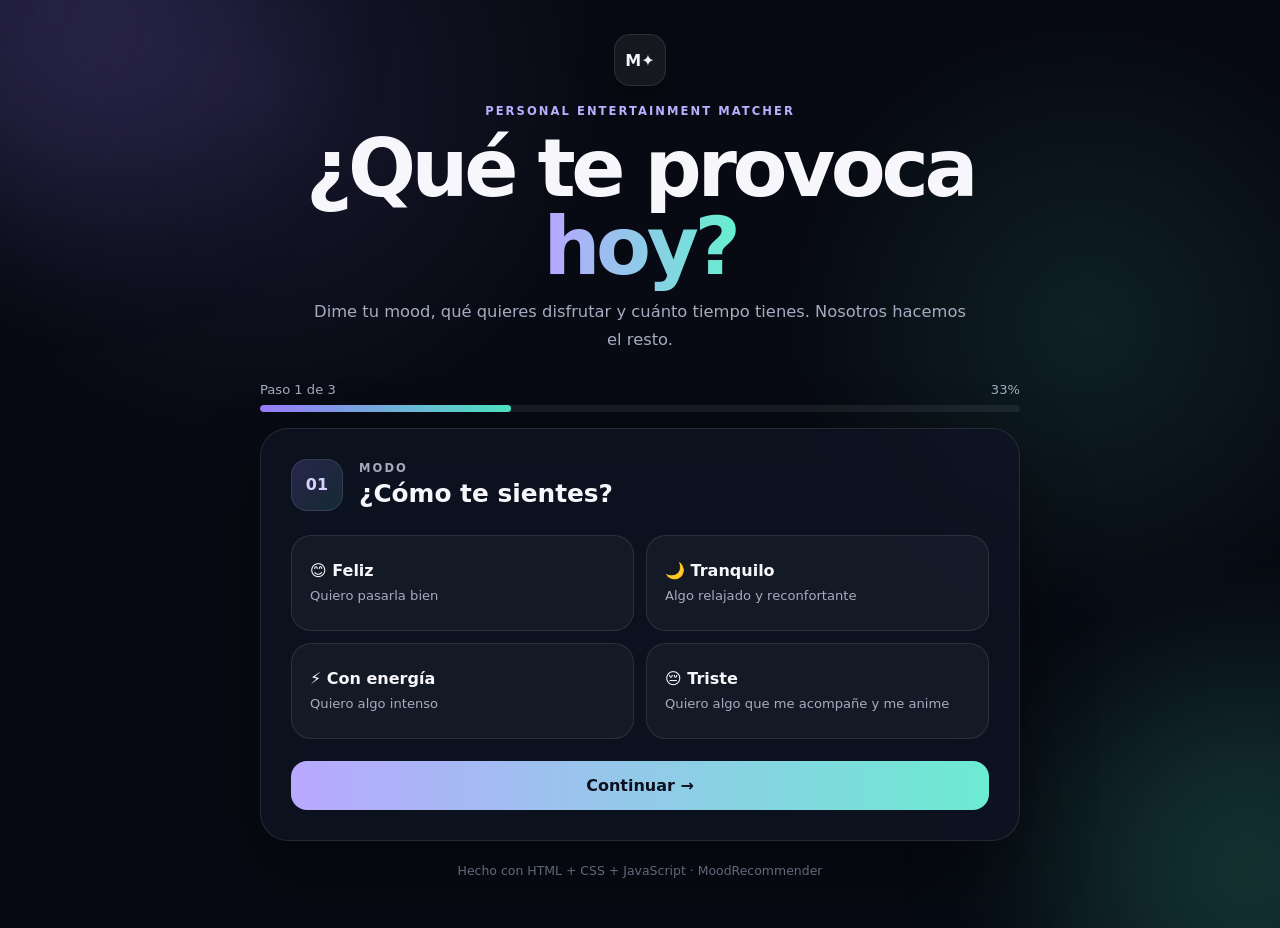
<file: index.html>
<!DOCTYPE html>
<html lang="es">
<head>
  <meta charset="UTF-8">
  <meta name="viewport" content="width=device-width, initial-scale=1.0">
  <meta name="theme-color" content="#070a12">
  <title>MoodRecommender ✦</title>
  <link rel="stylesheet" href="static/style.css">
</head>
<body>
  <div class="ambient ambient-one"></div>
  <div class="ambient ambient-two"></div>

  <main class="container">
    <header class="hero">
      <div class="logo">M✦</div>
      <p class="eyebrow">PERSONAL ENTERTAINMENT MATCHER</p>
      <h1>¿Qué te provoca <span>hoy?</span></h1>
      <p class="hero-text">Dime tu mood, qué quieres disfrutar y cuánto tiempo tienes. Nosotros hacemos el resto.</p>
    </header>

    <div class="progress-wrap">
      <div class="progress-top">
        <span id="step-label">Paso 1 de 3</span>
        <span id="progress-percent">33%</span>
      </div>
      <div class="progress-track"><div class="progress-bar" id="progress-bar"></div></div>
    </div>

    <form class="card" id="recommendation-form">
      <section class="question step active" data-step="1">
        <div class="question-heading">
          <div class="number">01</div>
          <div><p class="mini-label">MODO</p><h2>¿Cómo te sientes?</h2></div>
        </div>
        <div class="options">
          <label class="option"><input type="radio" name="animo" value="feliz"><span><strong>😊 Feliz</strong><small>Quiero pasarla bien</small></span></label>
          <label class="option"><input type="radio" name="animo" value="tranquilo"><span><strong>🌙 Tranquilo</strong><small>Algo relajado y reconfortante</small></span></label>
          <label class="option"><input type="radio" name="animo" value="energia"><span><strong>⚡ Con energía</strong><small>Quiero algo intenso</small></span></label>
          <label class="option"><input type="radio" name="animo" value="triste"><span><strong>😔 Triste</strong><small>Quiero algo que me acompañe y me anime</small></span></label>
        </div>
        <button type="button" class="next-btn">Continuar →</button>
      </section>

      <section class="question step" data-step="2">
        <div class="question-heading">
          <div class="number">02</div>
          <div><p class="mini-label">FORMATO</p><h2>¿Qué quieres disfrutar?</h2></div>
        </div>
        <div class="options big-options">
          <label class="option type-option"><input type="radio" name="tipo" value="peliculas"><span><b>🎬</b><strong>Película</strong><small>Una historia completa</small></span></label>
          <label class="option type-option"><input type="radio" name="tipo" value="series"><span><b>📺</b><strong>Serie</strong><small>Un episodio para empezar</small></span></label>
          <label class="option type-option"><input type="radio" name="tipo" value="musica"><span><b>🎵</b><strong>Música</strong><small>Algo para escuchar</small></span></label>
        </div>
        <div class="button-row"><button type="button" class="back-btn">← Atrás</button><button type="button" class="next-btn">Continuar →</button></div>
      </section>

      <section class="question step" data-step="3">
        <div class="question-heading">
          <div class="number">03</div>
          <div><p class="mini-label">TIEMPO</p><h2>¿Cuánto tiempo tienes?</h2></div>
        </div>
        <div class="options time-options">
          <label class="option"><input type="radio" name="tiempo" value="30"><span><strong>⏱ 30 min</strong><small>Algo que dure hasta 30 minutos</small></span></label>
          <label class="option"><input type="radio" name="tiempo" value="60"><span><strong>🕐 1 hora</strong><small>Algo que dure hasta 60 minutos</small></span></label>
          <label class="option"><input type="radio" name="tiempo" value="all"><span><strong>🕑 2 horas o más</strong><small>Sin límite estricto de duración</small></span></label>
        </div>
        <div class="button-row"><button type="button" class="back-btn">← Atrás</button><button type="submit" class="recommend-btn">✨ Encontrar recomendación</button></div>
      </section>
    </form>

    <section class="result-card" id="result" hidden>
      <div class="result-art">
        <img id="result-image" src="static/images/movie.svg" alt="Imagen local de la recomendación" loading="eager">
        <span class="result-badge" id="result-type"></span>
      </div>
      <div class="result-content">
        <p class="result-label">TU MATCH DE HOY ✦</p>
        <h2 id="result-title"></h2>

        <div class="selection-summary" id="selection-summary">
          <p class="summary-label">TU SELECCIÓN</p>
          <div class="summary-chips">
            <span id="summary-mood"></span>
            <span id="summary-type"></span>
            <span id="summary-time"></span>
          </div>
        </div>

        <div class="chips"><span id="result-genre"></span><span>⏱ <span id="result-duration"></span> min</span></div>
        <p class="description" id="result-description"></p>
        <div class="result-actions">
          <div>
            <p class="result-label">¿QUIERES OTRA RECOMENDACIÓN?</p>
            <button type="button" class="ghost-btn" id="again-btn">🎲 Sí, dame otra</button>
          </div>
          <button type="button" class="ghost-btn" id="restart-btn">↻ Cambiar opciones</button>
          <span class="random-note">La siguiente será otra opción al azar dentro del tiempo elegido.</span>
        </div>
      </div>
    </section>

    <section class="message" id="message" hidden><span>⚠️</span><span id="message-text"></span></section>

    <footer>Hecho con HTML + CSS + JavaScript · MoodRecommender</footer>
  </main>

  <script src="static/catalog-movies.js"></script>
  <script src="static/catalog-series.js"></script>
  <script src="static/catalog-music.js"></script>
  <script src="static/site.js"></script>
</body>
</html>
</file>
<file: static/style.css>
:root{--bg:#070a12;--card:rgba(15,20,35,.78);--text:#f7f7fb;--muted:#a6acc0;--line:rgba(255,255,255,.1);--accent:#9a7cff;--accent2:#4ee7c2}
*{box-sizing:border-box}html{scroll-behavior:smooth}
body{margin:0;min-height:100vh;font-family:Inter,ui-sans-serif,system-ui,-apple-system,BlinkMacSystemFont,"Segoe UI",sans-serif;background:radial-gradient(circle at 20% 10%,rgba(154,124,255,.12),transparent 26%),radial-gradient(circle at 85% 35%,rgba(78,231,194,.1),transparent 24%),var(--bg);color:var(--text);overflow-x:hidden}
button,input{font:inherit}.ambient{position:fixed;width:380px;height:380px;border-radius:50%;filter:blur(90px);pointer-events:none;z-index:-1;opacity:.18}.ambient-one{background:#9a7cff;top:-180px;left:-140px}.ambient-two{background:#4ee7c2;right:-160px;bottom:-160px}
.container{width:min(980px,92%);margin:auto;padding:34px 0 50px}.hero{text-align:center;max-width:760px;margin:0 auto 28px}.logo{width:52px;height:52px;display:grid;place-items:center;margin:0 auto 18px;border:1px solid var(--line);border-radius:16px;background:rgba(255,255,255,.06);box-shadow:0 12px 35px rgba(0,0,0,.25);font-weight:800}
.eyebrow,.mini-label,.result-label{letter-spacing:.18em;font-size:.72rem;font-weight:800;color:#b8b0ff}.hero h1{margin:8px 0 12px;font-size:clamp(2.6rem,7vw,5rem);line-height:.98;letter-spacing:-.055em}.hero h1 span{background:linear-gradient(90deg,#b8a6ff,#66efd1);-webkit-background-clip:text;background-clip:text;color:transparent}.hero-text{margin:0 auto;max-width:660px;color:var(--muted);line-height:1.7;font-size:1.02rem}
.progress-wrap{max-width:760px;margin:0 auto 16px}.progress-top{display:flex;justify-content:space-between;color:var(--muted);font-size:.82rem;margin-bottom:8px}.progress-track{height:7px;background:rgba(255,255,255,.07);border-radius:999px;overflow:hidden}.progress-bar{height:100%;width:33.333%;background:linear-gradient(90deg,#9a7cff,#4ee7c2);border-radius:999px;transition:width .35s ease}
.card,.result-card,.message{width:min(760px,100%);margin:auto;border:1px solid var(--line);background:var(--card);backdrop-filter:blur(18px);border-radius:28px;box-shadow:0 30px 70px rgba(0,0,0,.35)}.card{padding:30px}.step{display:none;animation:fadeIn .35s ease}.step.active{display:block}
@keyframes fadeIn{from{opacity:0;transform:translateY(8px)}to{opacity:1;transform:translateY(0)}}@keyframes shake{0%,100%{transform:translateX(0)}25%{transform:translateX(-7px)}75%{transform:translateX(7px)}}.shake{animation:shake .35s ease}
.question-heading{display:flex;gap:16px;align-items:center;margin-bottom:24px}.number{width:52px;height:52px;display:grid;place-items:center;border-radius:16px;background:linear-gradient(135deg,rgba(154,124,255,.2),rgba(78,231,194,.12));border:1px solid var(--line);color:#d7d1ff;font-weight:800}.question h2{margin:4px 0 0;font-size:1.55rem}.mini-label{margin:0;color:var(--muted)}
.options{display:grid;grid-template-columns:repeat(2,minmax(0,1fr));gap:12px}.big-options,.time-options{grid-template-columns:repeat(3,minmax(0,1fr))}.option{cursor:pointer}.option input{position:absolute;opacity:0;pointer-events:none}
.option span{display:flex;min-height:96px;flex-direction:column;justify-content:center;gap:7px;padding:18px;border:1px solid var(--line);border-radius:20px;background:rgba(255,255,255,.035);transition:transform .2s ease,border-color .2s ease,background .2s ease,box-shadow .2s ease}.option span:hover{transform:translateY(-3px);background:rgba(255,255,255,.06);border-color:rgba(255,255,255,.2)}.option input:checked+span{border-color:rgba(154,124,255,.75);background:linear-gradient(145deg,rgba(154,124,255,.16),rgba(78,231,194,.06));box-shadow:0 12px 28px rgba(80,50,160,.18);transform:translateY(-2px)}.option strong{font-size:1rem}.option small{color:var(--muted);font-size:.82rem;line-height:1.4}.type-option span{min-height:150px}.type-option b{font-size:2rem}
.button-row{display:flex;gap:12px;margin-top:24px}button,.ghost-btn{border:none;border-radius:16px;padding:15px 18px;cursor:pointer;font-weight:800;text-decoration:none;transition:transform .2s ease,opacity .2s ease}button:hover,.ghost-btn:hover{transform:translateY(-2px)}.next-btn,.recommend-btn{margin-top:22px;width:100%;color:#0b1020;background:linear-gradient(90deg,#b9a8ff,#6cebd2)}.button-row .next-btn{margin-top:0;flex:1}.back-btn,.ghost-btn{background:rgba(255,255,255,.06);color:var(--text);border:1px solid var(--line)}.button-row .back-btn{flex:.42}
.result-card{margin-top:22px;padding:14px;display:grid;grid-template-columns:220px 1fr;gap:20px;overflow:hidden}.result-art{min-height:320px;position:relative;border-radius:20px;overflow:hidden;background:#101626}.result-art img{width:100%;height:100%;display:block;object-fit:cover}.result-badge{position:absolute;top:12px;left:12px;padding:7px 10px;border-radius:999px;background:rgba(7,10,18,.68);border:1px solid rgba(255,255,255,.14);font-size:.72rem;font-weight:800;backdrop-filter:blur(10px)}.result-content{display:flex;flex-direction:column;justify-content:center;padding:14px 14px 14px 4px}.result-content h2{margin:4px 0 12px;font-size:clamp(1.9rem,4vw,3rem);line-height:1.02}.chips{display:flex;flex-wrap:wrap;gap:8px}.chips span{padding:8px 10px;border:1px solid var(--line);border-radius:999px;color:#ddd9ef;font-size:.78rem}.description{color:var(--muted);line-height:1.7;max-width:52ch}.result-actions{display:flex;align-items:center;gap:12px;flex-wrap:wrap;margin-top:14px}.random-note{color:var(--muted);font-size:.8rem}.message{margin-top:22px;padding:18px 20px;color:#f3eeca;display:flex;gap:10px;align-items:center}footer{width:min(760px,100%);margin:22px auto 0;text-align:center;color:#777f95;font-size:.78rem}
@media(max-width:760px){.options,.big-options,.time-options{grid-template-columns:1fr}.result-card{grid-template-columns:1fr}.result-art{min-height:260px}.result-content{padding:10px 8px 16px}}@media(max-width:520px){.container{width:94%;padding-top:22px}.card{padding:20px;border-radius:22px}.question-heading{align-items:flex-start}.button-row{flex-direction:column}.button-row .back-btn{flex:auto}.button-row button{width:100%}}


.image-source{display:inline-block;margin:2px 0 8px;color:#a7a1c7;font-size:.75rem;text-decoration:none}
.image-source:hover{text-decoration:underline;color:#c7c0ef}

[hidden]{display:none !important}
.selection-summary{margin:4px 0 14px;padding:12px 14px;border:1px solid var(--line);border-radius:16px;background:rgba(255,255,255,.025)}
.summary-label{margin:0 0 8px;color:var(--muted);font-size:.68rem;font-weight:800;letter-spacing:.14em}
.summary-chips{display:flex;flex-wrap:wrap;gap:7px}
.summary-chips span{padding:7px 9px;border:1px solid var(--line);border-radius:999px;color:#ddd9ef;font-size:.75rem}
</file>
